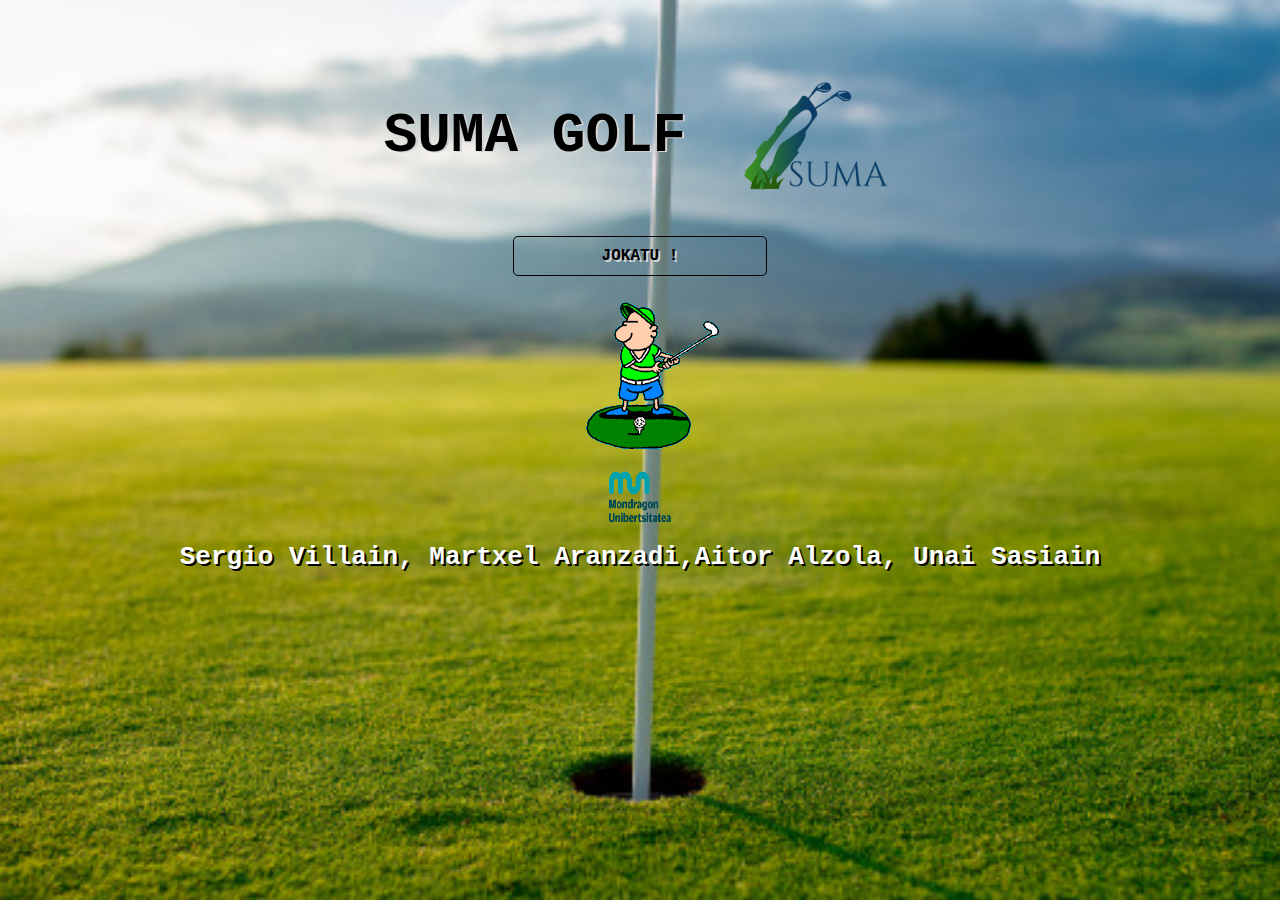
<file: Nueva carpeta/index.html>
<html>
    <head profile="http://gmpg.org/xfn/11">
        <title center>SUMA GOLF</title>
        <meta charset="utf-8">
		<link rel="stylesheet" href="styles.css">
    </head>
<body>  
<br>
         <h1 align="center">SUMA GOLF<img id="ezker" align="center" src="irudia/sumagolf.png" alt="Ez da ikusten argazkia" </h1>
	<center>	 
		  <table align="center">
		  <tr>
		  <th onclick="javascript:location.href='index2.html'">JOKATU !</a></th>
		  </tr>
		  <table>
	</center>
	<center>
		  <img align="center" src="irudia/pertsona.gif"  alt="Ez da ikusten argazkia"/>
	</center>
	<center>
		<img src="irudia/mu.png" alt="Ez da aurkitu argazkia" width="90" height="90"/>
	</center>
	<footer>
	<center>
		<b>Sergio Villain, Martxel Aranzadi,Aitor Alzola, Unai Sasiain</b>
	</center>	
	</footer>	
</body>
</html>
</file>
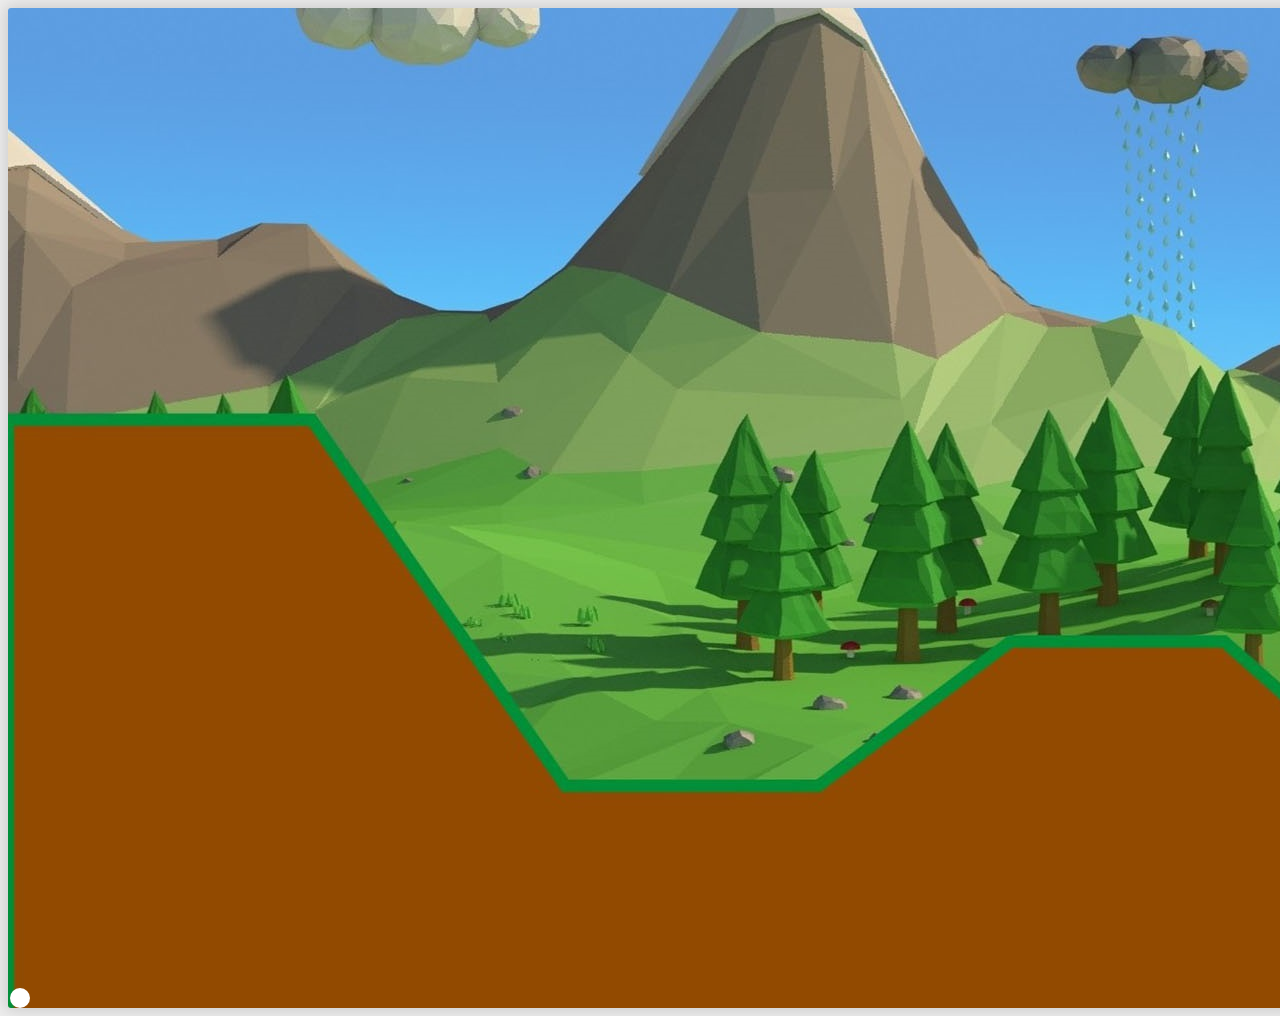
<file: Nueva carpeta/index2.html>
<head>
<title>Titulo de la web| Menos de 55 caracteres</title>
<link rel="stylesheet" href="estilos.css" TYPE="text/css" MEDIA=screen>

<style>
canvas {

    background-image:url("fondo.jpg");
}
</style>
</head>
 
<body>

	<div>

		<canvas id="canvas">Su navegador no soporta canvas :( </canvas>

	</div>
    

    <script type="text/javascript" src="lanzamiento.js"></script>
    
</body>
</html>
</file>
<file: Nueva carpeta/styles.css>
body{
                width: 960px;
                margin: 0 auto;
				background-image: url("irudia/fondo.jpg"); 
				background-repeat: no-repeat;
				background-position: center center;	  
				background-attachment: fixed;
				background-size: cover;
				margin: 0 auto;
				font-family:courier,arial,helvética; 
					
			}
			
		#ezker{
				  padding-left:50px;
				  width:160;
			  }
           
			
            h1{
                text-align: center;
				color: black;
				text-shadow: 2px 1px lightgrey;
				font-size: 56px;
				
			  }
			b{
				font-size: 26px;
			}
			  
			footer{
                text-align: center;
				color: white;
				text-shadow: 2px 2px black;
			  }
			 
			 
			 tr{
				 height: 40px;
			 }
			 
			th  {
				width: 250px;
				text-align: center;
				border: 6em;
				margin-bottom: 4em;
				border-radius: 5px;
				border-color: black;
				text-shadow: 2px 2px lightgrey;
  
  height: 20px;
  border: 1px solid black;
  -webkit-animation: mymove 6s infinite;   
  animation: mymove 6s infinite;
}
	

table {
  border-collapse: separate;
  border-spacing: 10px 20px;
}

table tr:hover {
  background-color: powderblue;
  
  text-shadow: 2px 2px black;
  
}
</file>
<file: Nueva carpeta/estilos.css>
body {
  background-color: #eee;
  font-family: Arial, sans-serif;
  overflow: hidden;
}
canvas {
  display: block;
  margin: 0 auto;
  background: #fff;
  border-radius: 3px;
  box-shadow: 0px 0px 15px 3px #ccc;
}
</file>
